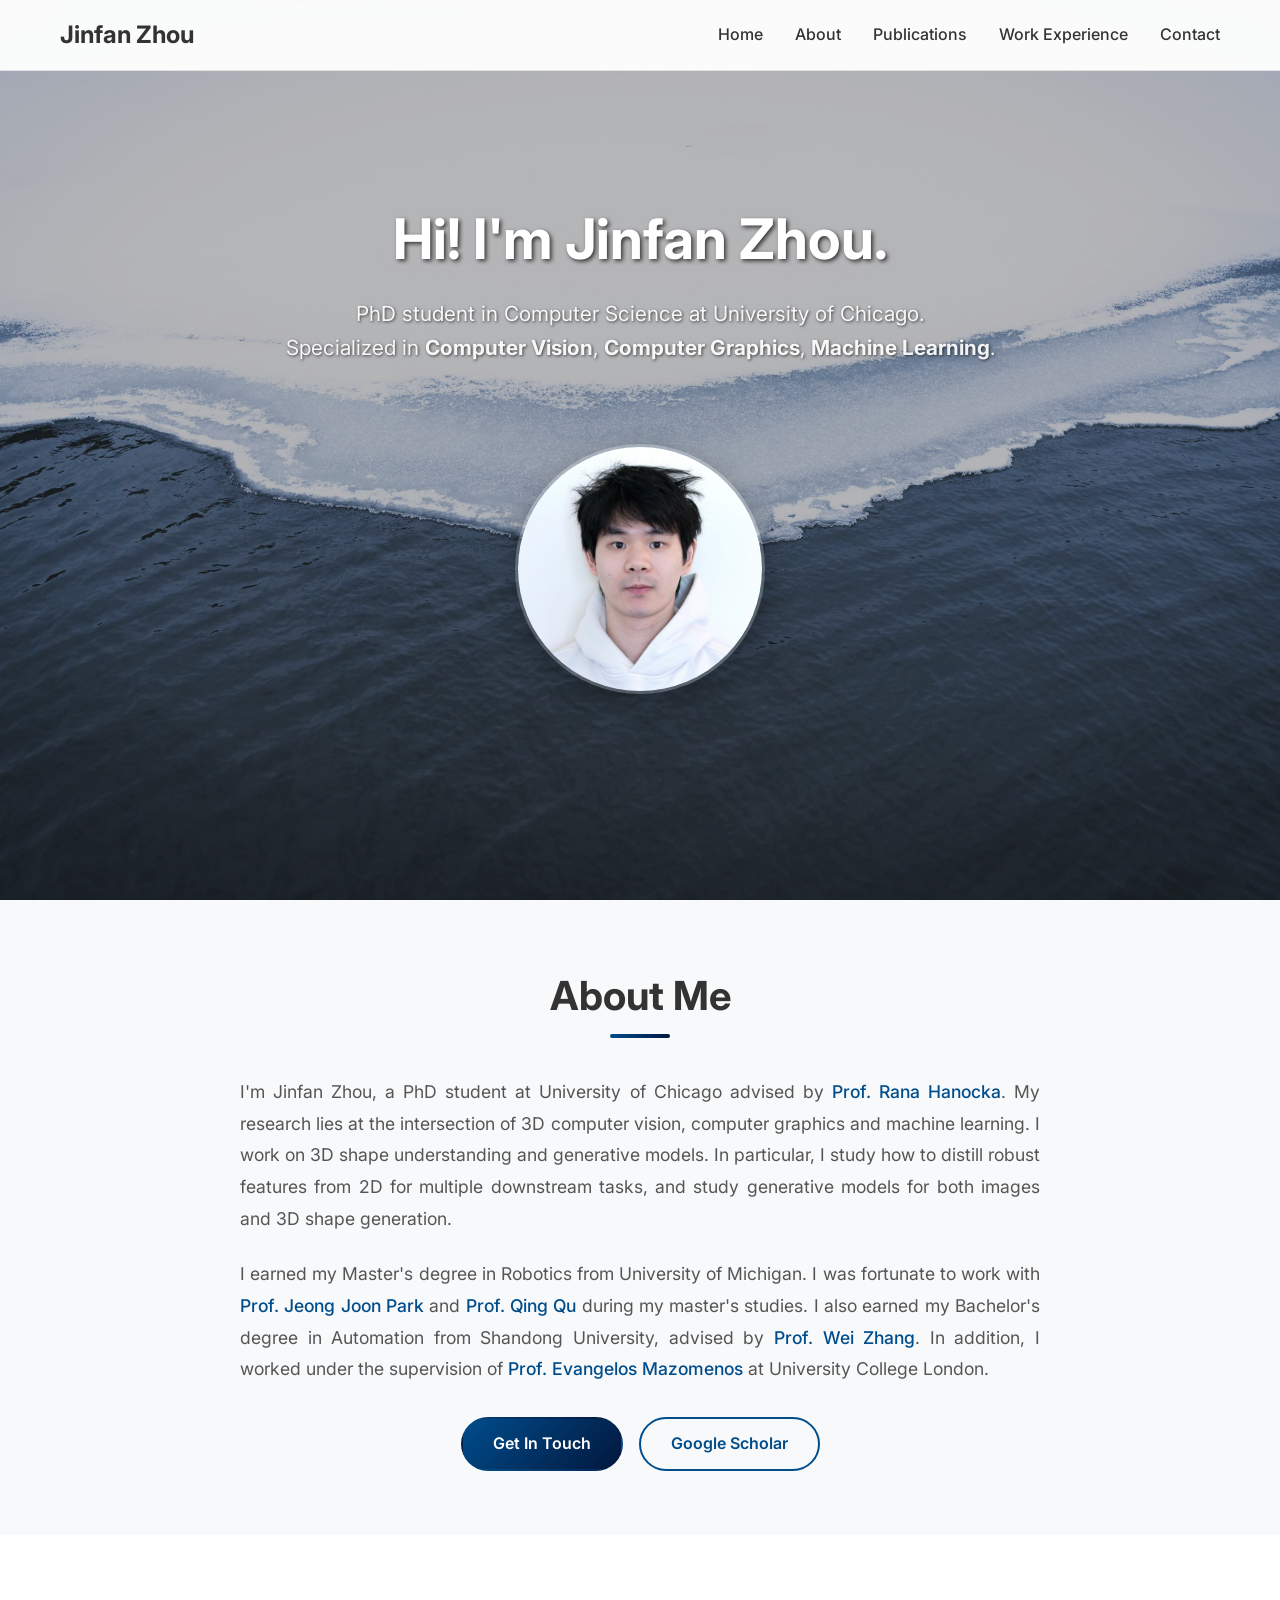
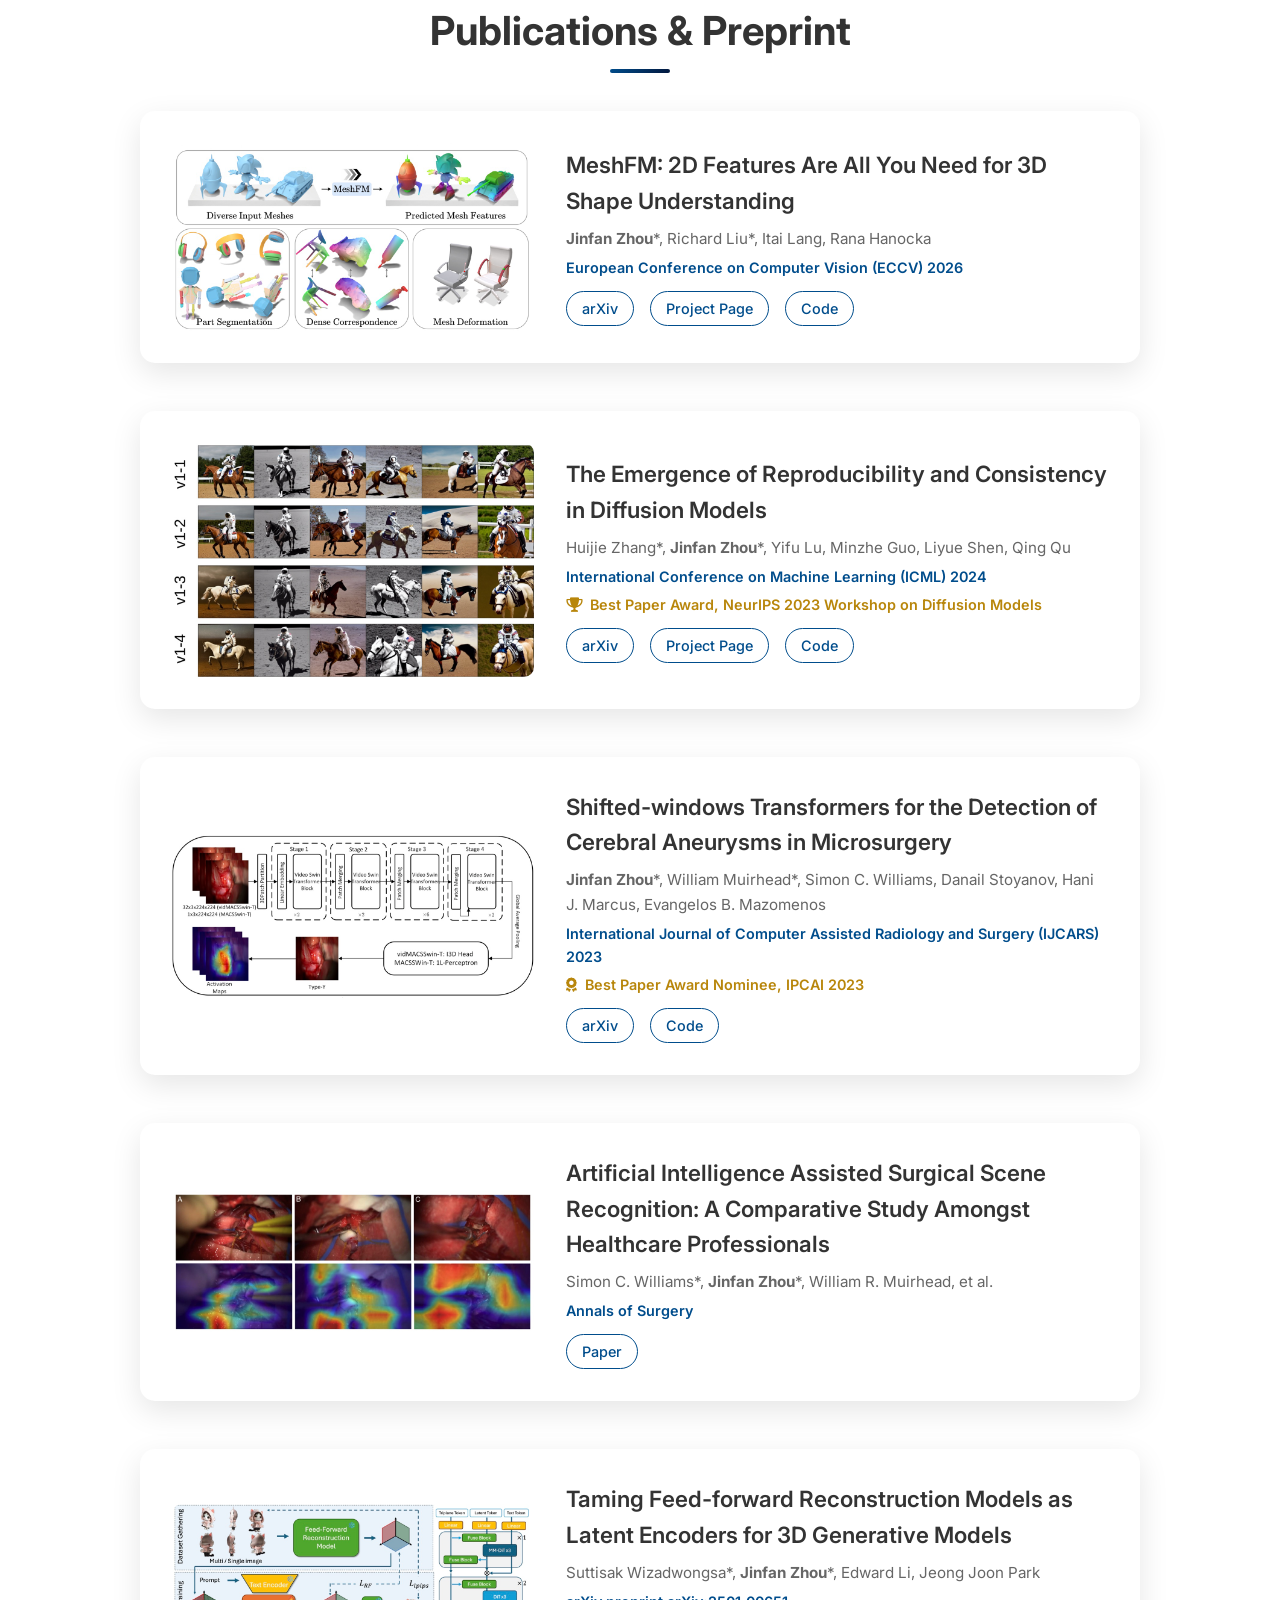
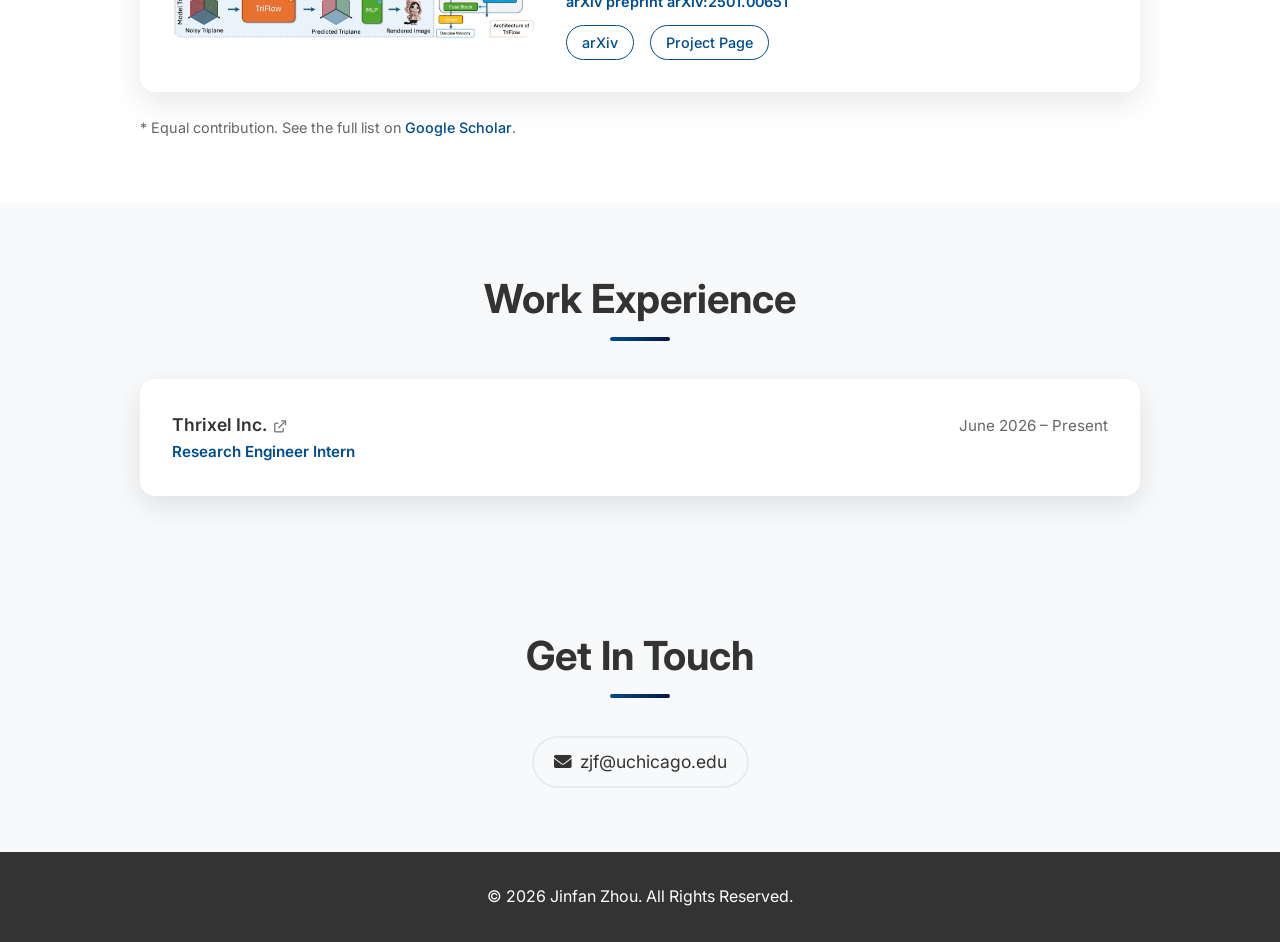
<file: index.html>
<!DOCTYPE html>
<html lang="en">
<head>
    <meta charset="UTF-8">
    <meta name="viewport" content="width=device-width, initial-scale=1.0">
    <title>Jinfan Zhou</title>
    <link rel="stylesheet" href="styles.css">
    <link rel="preconnect" href="https://fonts.googleapis.com">
    <link rel="preconnect" href="https://fonts.gstatic.com" crossorigin>
    <link href="https://fonts.googleapis.com/css2?family=Inter:wght@300;400;500;600;700&display=swap" rel="stylesheet">
    <link rel="stylesheet" href="https://cdnjs.cloudflare.com/ajax/libs/font-awesome/6.0.0/css/all.min.css">
</head>
<body>
    <!-- Navigation -->
    <nav class="navbar">
        <div class="nav-container">
            <div class="nav-logo">
                <a href="#home">Jinfan Zhou</a>
            </div>
            <ul class="nav-menu">
                <li class="nav-item">
                    <a href="#home" class="nav-link">Home</a>
                </li>
                <li class="nav-item">
                    <a href="#about" class="nav-link">About</a>
                </li>
                <li class="nav-item">
                    <a href="#research" class="nav-link">Publications</a>
                </li>
                <li class="nav-item">
                    <a href="#experience" class="nav-link">Work Experience</a>
                </li>
                <li class="nav-item" hidden>
                    <a href="#photography" class="nav-link">Photography</a>
                </li>
                <li class="nav-item">
                    <a href="#contact" class="nav-link">Contact</a>
                </li>
            </ul>
            <div class="hamburger">
                <span class="bar"></span>
                <span class="bar"></span>
                <span class="bar"></span>
            </div>
        </div>
    </nav>

    <!-- Hero Section -->
    <section id="home" class="hero">
        <div class="hero-container">
            <div class="hero-content">
                <div class="hero-text">
                    <h1 class="hero-title">Hi! I'm Jinfan Zhou.</h1>
                    <p class="hero-subtitle">
                        PhD student in Computer Science at University of Chicago.<br>
                        Specialized in <strong>Computer Vision</strong>, <strong>Computer Graphics</strong>, <strong>Machine Learning</strong>.
                    </p>
                </div>
                <div class="hero-image">
                    <img src="images/profile-600.jpg" alt="Jinfan Zhou" class="profile-photo">
                </div>
            </div>
        </div>
    </section>

    <!-- About Section -->
    <section id="about" class="about">
        <div class="container">
            <h2 class="section-title">About Me</h2>
            <div class="about-content">
                <div class="about-text">
                    <p>
                        I'm Jinfan Zhou, a PhD student at University of Chicago advised by <a href="https://people.cs.uchicago.edu/~ranahanocka/" target="_blank" rel="noopener noreferrer">Prof. Rana Hanocka</a>. My research lies at the intersection of 3D computer vision, computer graphics and machine learning. I work on 3D shape understanding and generative models. In particular, I study how to distill robust features from 2D for multiple downstream tasks, and study generative models for both images and 3D shape generation.
                        
                    </p>
                    <p>
                        I earned my Master's degree in Robotics from University of Michigan. I was fortunate to work with <a href="https://jjparkcv.github.io/" target="_blank" rel="noopener noreferrer">Prof. Jeong Joon Park</a> and <a href="https://qingqu.engin.umich.edu/" target="_blank" rel="noopener noreferrer">Prof. Qing Qu</a> during my master's studies. I also earned my Bachelor's degree in Automation from Shandong University, advised by <a href="http://www.vsislab.com/" target="_blank" rel="noopener noreferrer">Prof. Wei Zhang</a>. In addition, I worked under the supervision of <a href="https://profiles.ucl.ac.uk/47802-evangelos-mazomenos" target="_blank" rel="noopener noreferrer">Prof. Evangelos Mazomenos</a> at University College London.
                    </p>
                    <div class="about-actions">
                        <a href="#contact" class="btn btn-primary">Get In Touch</a>
                        <a href="https://scholar.google.com/citations?user=O3Df4PwAAAAJ" class="btn btn-secondary" target="_blank" rel="noopener noreferrer">Google Scholar</a>
                    </div>
                </div>
            </div>
        </div>
    </section>

    <!-- Research Section -->
    <section id="research" class="research">
        <div class="container">
            <h2 class="section-title">Publications &amp; Preprint</h2>
            <div class="research-grid">
                <article class="research-item">
                    <div class="research-image">
                        <img src="images/teasers/meshfm.jpg" alt="MeshFM teaser" class="research-teaser" loading="lazy" decoding="async">
                    </div>
                    <div class="research-content">
                        <h3 class="research-title">MeshFM: 2D Features Are All You Need for 3D Shape Understanding</h3>
                        <p class="research-authors"><strong>Jinfan Zhou</strong>*, Richard Liu*, Itai Lang, Rana Hanocka</p>
                        <p class="research-venue">European Conference on Computer Vision (ECCV) 2026</p>
                        <div class="research-links">
                            <a href="https://arxiv.org/abs/2607.27592" class="research-link" target="_blank" rel="noopener noreferrer">arXiv</a>
                            <a href="https://threedle.github.io/MeshFM/" class="research-link" target="_blank" rel="noopener noreferrer">Project Page</a>
                            <a href="https://github.com/threedle/MeshFM" class="research-link" target="_blank" rel="noopener noreferrer">Code</a>
                        </div>
                    </div>
                </article>

                <article class="research-item">
                    <div class="research-image">
                        <img src="images/teasers/reproducibility.jpg" alt="Reproducibility in diffusion models teaser" class="research-teaser" loading="lazy" decoding="async">
                    </div>
                    <div class="research-content">
                        <h3 class="research-title">The Emergence of Reproducibility and Consistency in Diffusion Models</h3>
                        <p class="research-authors">Huijie Zhang*, <strong>Jinfan Zhou</strong>*, Yifu Lu, Minzhe Guo, Liyue Shen, Qing Qu</p>
                        <p class="research-venue">International Conference on Machine Learning (ICML) 2024</p>
                        <p class="research-award"><i class="fas fa-trophy"></i> Best Paper Award, NeurIPS 2023 Workshop on Diffusion Models</p>
                        <div class="research-links">
                            <a href="https://arxiv.org/abs/2310.05264" class="research-link" target="_blank" rel="noopener noreferrer">arXiv</a>
                            <a href="https://www.huijiezh.com/reproducibility-generalizability/index.html" class="research-link" target="_blank" rel="noopener noreferrer">Project Page</a>
                            <a href="https://github.com/huijieZH/Diffusion-Model-Generalizability" class="research-link" target="_blank" rel="noopener noreferrer">Code</a>
                        </div>
                    </div>
                </article>

                <article class="research-item">
                    <div class="research-image">
                        <img src="images/teasers/shift.jpg" alt="Shifted-windows transformers teaser" class="research-teaser" loading="lazy" decoding="async">
                    </div>
                    <div class="research-content">
                        <h3 class="research-title">Shifted-windows Transformers for the Detection of Cerebral Aneurysms in Microsurgery</h3>
                        <p class="research-authors"><strong>Jinfan Zhou</strong>*, William Muirhead*, Simon C. Williams, Danail Stoyanov, Hani J. Marcus, Evangelos B. Mazomenos</p>
                        <p class="research-venue">International Journal of Computer Assisted Radiology and Surgery (IJCARS) 2023</p>
                        <p class="research-award"><i class="fas fa-award"></i> Best Paper Award Nominee, IPCAI 2023</p>
                        <div class="research-links">
                            <a href="https://arxiv.org/abs/2303.09648" class="research-link" target="_blank" rel="noopener noreferrer">arXiv</a>
                            <a href="https://github.com/zhou-jinfan/MACS" class="research-link" target="_blank" rel="noopener noreferrer">Code</a>
                        </div>
                    </div>
                </article>

                <article class="research-item">
                    <div class="research-image">
                        <img src="images/teasers/annals_surgery.jpg" alt="AI-assisted surgical scene recognition teaser" class="research-teaser" loading="lazy" decoding="async">
                    </div>
                    <div class="research-content">
                        <h3 class="research-title">Artificial Intelligence Assisted Surgical Scene Recognition: A Comparative Study Amongst Healthcare Professionals</h3>
                        <p class="research-authors">Simon C. Williams*, <strong>Jinfan Zhou</strong>*, William R. Muirhead, et al.</p>
                        <p class="research-venue">Annals of Surgery</p>
                        <div class="research-links">
                            <a href="https://doi.org/10.1097/SLA.0000000000006577" class="research-link" target="_blank" rel="noopener noreferrer">Paper</a>
                        </div>
                    </div>
                </article>

                <article class="research-item">
                    <div class="research-image">
                        <img src="images/teasers/triflow.jpg" alt="TriFlow teaser" class="research-teaser" loading="lazy" decoding="async">
                    </div>
                    <div class="research-content">
                        <h3 class="research-title">Taming Feed-forward Reconstruction Models as Latent Encoders for 3D Generative Models</h3>
                        <p class="research-authors">Suttisak Wizadwongsa*, <strong>Jinfan Zhou</strong>*, Edward Li, Jeong Joon Park</p>
                        <p class="research-venue">arXiv preprint arXiv:2501.00651</p>
                        <div class="research-links">
                            <a href="https://arxiv.org/abs/2501.00651" class="research-link" target="_blank" rel="noopener noreferrer">arXiv</a>
                            <a href="https://triflow.github.io/" class="research-link" target="_blank" rel="noopener noreferrer">Project Page</a>
                        </div>
                    </div>
                </article>
            </div>
            <p class="research-note">* Equal contribution. See the full list on <a href="https://scholar.google.com/citations?user=O3Df4PwAAAAJ" target="_blank" rel="noopener noreferrer">Google Scholar</a>.</p>
        </div>
    </section>

    <!-- Experience Section -->
    <section id="experience" class="experience">
        <div class="container">
            <h2 class="section-title">Work Experience</h2>
            <div class="experience-content">
                <div class="experience-group">
                    <div class="experience-item">
                        <div class="experience-header">
                            <a href="https://thrixel.com/" class="experience-org" target="_blank" rel="noopener noreferrer">Thrixel Inc. <i class="fas fa-arrow-up-right-from-square"></i></a>
                            <span class="experience-date">June 2026 – Present</span>
                        </div>
                        <p class="experience-role">Research Engineer Intern</p>
                    </div>
                </div>
            </div>
        </div>
    </section>

    <!-- Photography Section (hidden for now: remove "hidden" here and on the Photography nav item to show it) -->
    <section id="photography" class="photography" hidden>
        <div class="container">
            <h2 class="section-title">Photography</h2>
            <div class="photography-grid">
                <div class="photo-item">
                    <div class="photo-image">
                        <img src="gallery/thumbs/DSC06046-min.jpg" alt="Photography 1" class="photo-img" loading="lazy" decoding="async">
                        <div class="photo-overlay">
                            <h3 class="photo-title">Landscape</h3>
                        </div>
                    </div>
                </div>
                
                <div class="photo-item">
                    <div class="photo-image">
                        <img src="gallery/thumbs/DSC06068-min.jpg" alt="Photography 2" class="photo-img" loading="lazy" decoding="async">
                        <div class="photo-overlay">
                            <h3 class="photo-title">Nature</h3>
                        </div>
                    </div>
                </div>
                
                <div class="photo-item">
                    <div class="photo-image">
                        <img src="gallery/thumbs/DSC06092-min.jpg" alt="Photography 3" class="photo-img" loading="lazy" decoding="async">
                        <div class="photo-overlay">
                            <h3 class="photo-title">Urban</h3>
                        </div>
                    </div>
                </div>
                
                <div class="photo-item">
                    <div class="photo-image">
                        <img src="gallery/thumbs/DSC06309-min.jpg" alt="Photography 4" class="photo-img" loading="lazy" decoding="async">
                        <div class="photo-overlay">
                            <h3 class="photo-title">Portrait</h3>
                        </div>
                    </div>
                </div>
                
                <div class="photo-item">
                    <div class="photo-image">
                        <img src="gallery/thumbs/DSC06377-min.jpg" alt="Photography 5" class="photo-img" loading="lazy" decoding="async">
                        <div class="photo-overlay">
                            <h3 class="photo-title">Abstract</h3>
                        </div>
                    </div>
                </div>
                
                <div class="photo-item">
                    <div class="photo-image">
                        <img src="gallery/thumbs/DSC06406-min.jpg" alt="Photography 6" class="photo-img" loading="lazy" decoding="async">
                        <div class="photo-overlay">
                            <h3 class="photo-title">Street</h3>
                        </div>
                    </div>
                </div>
            </div>
            <div class="photography-actions">
                <a href="photography.html" class="btn btn-primary">View Full Gallery</a>
            </div>
        </div>
    </section>

    <!-- Contact Section -->
    <section id="contact" class="contact">
        <div class="container">
            <h2 class="section-title">Get In Touch</h2>
            <div class="contact-content">
                <div class="contact-info">
                    <div class="contact-links">
                        <a href="mailto:zjf@uchicago.edu" class="contact-link">
                            <i class="fas fa-envelope"></i>
                            zjf@uchicago.edu
                        </a>
                    </div>
                </div>
            </div>
        </div>
    </section>

    <!-- Footer -->
    <footer class="footer">
        <div class="container">
            <p>&copy; 2026 Jinfan Zhou. All Rights Reserved.</p>
        </div>
    </footer>

    <script src="script.js"></script>
</body>
</html>
</file>
<file: styles.css>
/* Reset and Base Styles */
* {
    margin: 0;
    padding: 0;
    box-sizing: border-box;
}

html {
    scroll-behavior: smooth;
}

body {
    font-family: 'Inter', -apple-system, BlinkMacSystemFont, 'Segoe UI', Roboto, sans-serif;
    line-height: 1.6;
    color: #333;
    background-color: #ffffff;
}

.container {
    max-width: 1200px;
    margin: 0 auto;
    padding: 0 20px;
}

/* Navigation */
.navbar {
    position: fixed;
    top: 0;
    width: 100%;
    background: rgba(255, 255, 255, 0.95);
    border-bottom: 1px solid rgba(0, 0, 0, 0.1);
    z-index: 1000;
    transition: background 0.3s ease, box-shadow 0.3s ease;
}

.navbar.scrolled {
    background: rgba(255, 255, 255, 0.98);
    box-shadow: 0 2px 20px rgba(0, 0, 0, 0.1);
}

.nav-container {
    max-width: 1200px;
    margin: 0 auto;
    padding: 0 20px;
    display: flex;
    justify-content: space-between;
    align-items: center;
    height: 70px;
}

.nav-logo a {
    font-size: 1.5rem;
    font-weight: 700;
    color: #333;
    text-decoration: none;
    transition: color 0.3s ease;
}

.nav-logo a:hover {
    color: #007bff;
}

.nav-menu {
    display: flex;
    list-style: none;
    gap: 2rem;
}

.nav-link {
    color: #333;
    text-decoration: none;
    font-weight: 500;
    transition: color 0.3s ease;
    position: relative;
}

.nav-link:hover {
    color: #004D8C;
}

.nav-link::after {
    content: '';
    position: absolute;
    width: 0;
    height: 2px;
    bottom: -5px;
    left: 0;
    background-color: #004D8C;
    transition: width 0.3s ease;
}

.nav-link:hover::after {
    width: 100%;
}

.hamburger {
    display: none;
    flex-direction: column;
    cursor: pointer;
}

.bar {
    width: 25px;
    height: 3px;
    background-color: #333;
    margin: 3px 0;
    transition: 0.3s;
}

/* Hero Section */
.hero {
    min-height: 100vh;
    display: flex;
    align-items: center;
    background: linear-gradient(rgba(0, 0, 0, 0.2), rgba(0, 0, 0, 0.2)), url('images/background-2560.jpg');
    background-color: #98a2b0;
    background-size: cover;
    background-position: center;
    color: white;
    position: relative;
    overflow: hidden;
}

.hero::before {
    content: '';
    position: absolute;
    top: 0;
    left: 0;
    right: 0;
    bottom: 0;
    background: rgba(0, 0, 0, 0.1);
    z-index: 1;
}

.hero-container {
    max-width: 1200px;
    margin: 0 auto;
    padding: 0 20px;
    position: relative;
    z-index: 2;
}

.hero-content {
    display: flex;
    flex-direction: column;
    align-items: center;
    text-align: center;
    gap: 3rem;
}

.hero-text {
    max-width: 800px;
}

.hero-title {
    font-size: 3.5rem;
    font-weight: 700;
    line-height: 1.2;
    margin-bottom: 1.5rem;
    text-shadow: 2px 2px 4px rgba(0, 0, 0, 0.7);
}

.highlight {
    color: #ffd700;
}

.hero-subtitle {
    font-size: 1.3rem;
    font-weight: 400;
    opacity: 0.9;
    margin-bottom: 2rem;
    text-shadow: 1px 1px 3px rgba(0, 0, 0, 0.7);
    white-space: nowrap;
}

.hero-image {
    display: flex;
    justify-content: center;
    align-items: center;
    width: 100%;
    text-align: center;
}

.placeholder-image {
    width: 250px;
    height: 250px;
    background: rgba(255, 255, 255, 0.1);
    border-radius: 50%;
    display: flex;
    align-items: center;
    justify-content: center;
    font-size: 4rem;
    color: rgba(255, 255, 255, 0.7);
    border: 3px solid rgba(255, 255, 255, 0.2);
}

.profile-photo {
    width: 250px;
    height: 250px;
    border-radius: 50%;
    object-fit: cover;
    border: 3px solid rgba(255, 255, 255, 0.2);
    box-shadow: 0 10px 30px rgba(0, 0, 0, 0.3);
    transition: transform 0.3s ease;
    display: block;
    margin: 0 auto;
}

.profile-photo:hover {
    transform: scale(1.05);
}

/* Section Styles */
section {
    padding: 4rem 0;
}

.section-title {
    font-size: 2.5rem;
    font-weight: 700;
    text-align: center;
    margin-bottom: 3rem;
    color: #333;
    position: relative;
    width: 100%;
}

.section-title::after {
    content: '';
    position: absolute;
    width: 60px;
    height: 4px;
    background: linear-gradient(135deg, #004D8C 0%, #02173D 100%);
    bottom: -10px;
    left: 50%;
    transform: translateX(-50%);
    border-radius: 2px;
}

/* About Section */
.about {
    background-color: #f8f9fa;
}

.about-content {
    max-width: 800px;
    margin: 0 auto;
    text-align: center;
}

.about-text p {
    font-size: 1.1rem;
    margin-bottom: 1.5rem;
    color: #555;
    line-height: 1.8;
    text-align: justify;
    text-align-last: left;
}

.about-text p a {
    color: #004D8C;
    text-decoration: none;
    font-weight: 500;
    transition: color 0.3s ease;
}

.about-text p a:hover {
    color: #02173D;
    text-decoration: underline;
}

.about-actions {
    margin-top: 2rem;
    display: flex;
    gap: 1rem;
    flex-wrap: wrap;
    justify-content: center;
}

.btn {
    display: inline-block;
    padding: 12px 30px;
    border-radius: 50px;
    text-decoration: none;
    font-weight: 600;
    transition: all 0.3s ease;
    border: 2px solid transparent;
}

.btn-primary {
    background: linear-gradient(135deg, #004D8C 0%, #02173D 100%);
    color: white;
}

.btn-primary:hover {
    transform: translateY(-2px);
    box-shadow: 0 10px 25px rgba(0, 77, 140, 0.3);
}

.btn-secondary {
    background: transparent;
    color: #004D8C;
    border-color: #004D8C;
}

.btn-secondary:hover {
    background: #004D8C;
    color: white;
    transform: translateY(-2px);
}

/* Research Section */
.research-grid {
    display: grid;
    gap: 3rem;
    max-width: 1000px;
    margin: 0 auto;
}

.research-item {
    display: grid;
    grid-template-columns: 2fr 3fr;
    align-items: center;
    gap: 2rem;
    padding: 2rem;
    background: white;
    border-radius: 15px;
    box-shadow: 0 10px 30px rgba(0, 0, 0, 0.1);
    transition: transform 0.3s ease, box-shadow 0.3s ease;
}

.research-item:hover {
    transform: translateY(-5px);
    box-shadow: 0 20px 40px rgba(0, 0, 0, 0.15);
}

.research-teaser {
    display: block;
    width: 100%;
    height: auto;
    border-radius: 10px;
}

.research-title {
    font-size: 1.4rem;
    font-weight: 600;
    margin-bottom: 0.5rem;
    color: #333;
}

.research-authors {
    color: #666;
    font-size: 0.95rem;
    margin-bottom: 0.3rem;
}

.research-venue {
    color: #004D8C;
    font-weight: 600;
    font-size: 0.9rem;
    margin-bottom: 0.3rem;
}

.research-abstract {
    color: #555;
    line-height: 1.6;
    margin-bottom: 1.5rem;
}

.research-links {
    display: flex;
    gap: 1rem;
    flex-wrap: wrap;
    margin-top: 0.75rem;
}

.research-link {
    color: #004D8C;
    text-decoration: none;
    font-weight: 500;
    padding: 5px 15px;
    border: 1px solid #004D8C;
    border-radius: 20px;
    transition: all 0.3s ease;
    font-size: 0.9rem;
}

.research-link:hover {
    background: #004D8C;
    color: white;
}

.research-award {
    color: #b8860b;
    font-weight: 600;
    font-size: 0.9rem;
}

.research-award i {
    margin-right: 0.3rem;
}

.research-note {
    max-width: 1000px;
    margin: 1.5rem auto 0;
    color: #666;
    font-size: 0.9rem;
}

.research-note a {
    color: #004D8C;
    text-decoration: none;
    font-weight: 500;
}

.research-note a:hover {
    color: #02173D;
    text-decoration: underline;
}

/* Experience Section */
.experience {
    background-color: #f8f9fa;
}

.experience-content {
    display: grid;
    gap: 2rem;
    max-width: 1000px;
    margin: 0 auto;
}

.experience-group {
    padding: 2rem;
    background: white;
    border-radius: 15px;
    box-shadow: 0 10px 30px rgba(0, 0, 0, 0.1);
}

.experience-item + .experience-item {
    margin-top: 1.25rem;
    padding-top: 1.25rem;
    border-top: 1px solid #e9ecef;
}

.experience-header {
    display: flex;
    justify-content: space-between;
    align-items: baseline;
    flex-wrap: wrap;
    gap: 0.25rem 1rem;
}

.experience-org {
    font-size: 1.1rem;
    font-weight: 600;
    color: #333;
    text-decoration: none;
    transition: color 0.3s ease;
}

.experience-org i {
    font-size: 0.7em;
    margin-left: 0.2rem;
    color: #888;
}

a.experience-org:hover,
a.experience-org:hover i {
    color: #004D8C;
}

.experience-date {
    color: #666;
    font-size: 0.95rem;
    white-space: nowrap;
}

.experience-role {
    color: #004D8C;
    font-weight: 600;
    font-size: 0.95rem;
}

/* Projects Section */
.projects {
    background-color: #f8f9fa;
}

.projects-grid {
    display: grid;
    grid-template-columns: repeat(auto-fit, minmax(350px, 1fr));
    gap: 2rem;
    max-width: 1000px;
    margin: 0 auto;
}

.project-item {
    background: white;
    border-radius: 15px;
    overflow: hidden;
    box-shadow: 0 10px 30px rgba(0, 0, 0, 0.1);
    transition: transform 0.3s ease, box-shadow 0.3s ease;
}

.project-item:hover {
    transform: translateY(-5px);
    box-shadow: 0 20px 40px rgba(0, 0, 0, 0.15);
}

.project-image .placeholder-image {
    width: 100%;
    height: 200px;
    background: linear-gradient(135deg, #004D8C 0%, #02173D 100%);
    display: flex;
    align-items: center;
    justify-content: center;
    font-size: 3rem;
    color: white;
}

.project-content {
    padding: 1.5rem;
}

.project-title {
    font-size: 1.3rem;
    font-weight: 600;
    margin-bottom: 1rem;
    color: #333;
}

.project-description {
    color: #555;
    line-height: 1.6;
    margin-bottom: 1.5rem;
}

.project-links {
    display: flex;
    gap: 1rem;
}

.project-link {
    color: #004D8C;
    text-decoration: none;
    font-weight: 500;
    padding: 8px 20px;
    border: 1px solid #004D8C;
    border-radius: 25px;
    transition: all 0.3s ease;
    font-size: 0.9rem;
}

.project-link:hover {
    background: #004D8C;
    color: white;
}

/* Blog Section */
.blog-grid {
    display: grid;
    grid-template-columns: repeat(auto-fit, minmax(350px, 1fr));
    gap: 2rem;
    max-width: 1000px;
    margin: 0 auto;
}

.blog-item {
    background: white;
    border-radius: 15px;
    overflow: hidden;
    box-shadow: 0 10px 30px rgba(0, 0, 0, 0.1);
    transition: transform 0.3s ease, box-shadow 0.3s ease;
}

.blog-item:hover {
    transform: translateY(-5px);
    box-shadow: 0 20px 40px rgba(0, 0, 0, 0.15);
}

.blog-image .placeholder-image {
    width: 100%;
    height: 200px;
    background: linear-gradient(135deg, #004D8C 0%, #02173D 100%);
    display: flex;
    align-items: center;
    justify-content: center;
    font-size: 3rem;
    color: white;
}

.blog-content {
    padding: 1.5rem;
}

.blog-title {
    font-size: 1.3rem;
    font-weight: 600;
    margin-bottom: 0.5rem;
    color: #333;
}

.blog-date {
    color: #666;
    font-size: 0.9rem;
    margin-bottom: 1rem;
}

.blog-excerpt {
    color: #555;
    line-height: 1.6;
    margin-bottom: 1.5rem;
}

.blog-link {
    color: #004D8C;
    text-decoration: none;
    font-weight: 500;
    transition: color 0.3s ease;
}

.blog-link:hover {
    color: #02173D;
}

/* Photography Section */
.photography-grid {
    display: grid;
    grid-template-columns: repeat(auto-fit, minmax(300px, 1fr));
    gap: 2rem;
    max-width: 1200px;
    margin: 0 auto;
}

.photo-item {
    position: relative;
    overflow: hidden;
    border-radius: 15px;
    box-shadow: 0 10px 30px rgba(0, 0, 0, 0.1);
    transition: transform 0.3s ease, box-shadow 0.3s ease;
}

.photo-item:hover {
    transform: translateY(-5px);
    box-shadow: 0 20px 40px rgba(0, 0, 0, 0.15);
}

.photo-image {
    position: relative;
    width: 100%;
    height: 250px;
    overflow: hidden;
}

.photo-img {
    width: 100%;
    height: 100%;
    object-fit: cover;
    transition: transform 0.3s ease;
}

.photo-item:hover .photo-img {
    transform: scale(1.05);
}

.photo-overlay {
    position: absolute;
    bottom: 0;
    left: 0;
    right: 0;
    background: linear-gradient(transparent, rgba(0, 0, 0, 0.8));
    color: white;
    padding: 2rem 1.5rem 1.5rem;
    transform: translateY(100%);
    transition: transform 0.3s ease;
}

.photo-item:hover .photo-overlay {
    transform: translateY(0);
}

.photo-title {
    font-size: 1.2rem;
    font-weight: 600;
    margin: 0;
    text-shadow: 1px 1px 2px rgba(0, 0, 0, 0.7);
}

.photography-actions {
    margin-top: 3rem;
    text-align: center;
}

/* Contact Section */
.contact {
    background-color: #f8f9fa;
}

.contact-content {
    max-width: 600px;
    margin: 0 auto;
    text-align: center;
}

.contact-info p {
    font-size: 1.2rem;
    color: #555;
    margin-bottom: 2rem;
}

.contact-links {
    display: flex;
    flex-direction: column;
    gap: 1rem;
    align-items: center;
}

.contact-link {
    display: flex;
    align-items: center;
    gap: 0.5rem;
    color: #333;
    text-decoration: none;
    font-size: 1.1rem;
    padding: 10px 20px;
    border: 2px solid #e9ecef;
    border-radius: 50px;
    transition: all 0.3s ease;
    min-width: 200px;
    justify-content: center;
}

.contact-link:hover {
    background: #004D8C;
    color: white;
    border-color: #004D8C;
    transform: translateY(-2px);
}

/* Footer */
.footer {
    background-color: #333;
    color: white;
    text-align: center;
    padding: 2rem 0;
}

/* Responsive Design */
@media (max-width: 768px) {
    .hamburger {
        display: flex;
    }

    .nav-menu {
        position: fixed;
        left: -100%;
        top: 70px;
        flex-direction: column;
        background-color: white;
        width: 100%;
        text-align: center;
        transition: 0.3s;
        box-shadow: 0 10px 27px rgba(0, 0, 0, 0.05);
        padding: 2rem 0;
    }

    .nav-menu.active {
        left: 0;
    }

    .nav-menu li {
        margin: 1rem 0;
    }

    .hero-content {
        gap: 2rem;
    }

    .hero-title {
        font-size: 2.5rem;
    }

    .hero-subtitle {
        font-size: 1.1rem;
        white-space: normal;
    }

    .placeholder-image {
        width: 200px;
        height: 200px;
        font-size: 3rem;
    }

    .profile-photo {
        width: 200px;
        height: 200px;
        display: block;
        margin: 0 auto;
    }

    .research-item {
        grid-template-columns: 1fr;
        text-align: center;
    }

    .research-links {
        justify-content: center;
    }

    .research-note {
        text-align: center;
    }

    .experience-group {
        padding: 1.5rem;
    }

    .about-actions {
        justify-content: center;
    }

    .contact-links {
        align-items: stretch;
    }

    .contact-link {
        min-width: auto;
    }

    .photography-grid {
        grid-template-columns: repeat(auto-fit, minmax(250px, 1fr));
        gap: 1.5rem;
    }

    .photo-image {
        height: 200px;
    }
}

@media (max-width: 480px) {
    .hero-title {
        font-size: 2rem;
    }

    .section-title {
        font-size: 2rem;
    }

    .research-item,
    .project-item,
    .blog-item {
        margin: 0 1rem;
    }

    .container {
        padding: 0 15px;
    }
}

/* Animations */
@keyframes fadeInUp {
    from {
        opacity: 0;
        transform: translateY(30px);
    }
    to {
        opacity: 1;
        transform: translateY(0);
    }
}

.research-item,
.project-item,
.blog-item {
    animation: fadeInUp 0.6s ease-out;
}

/* Smooth scrolling for anchor links */
html {
    scroll-padding-top: 70px;
}
</file>
